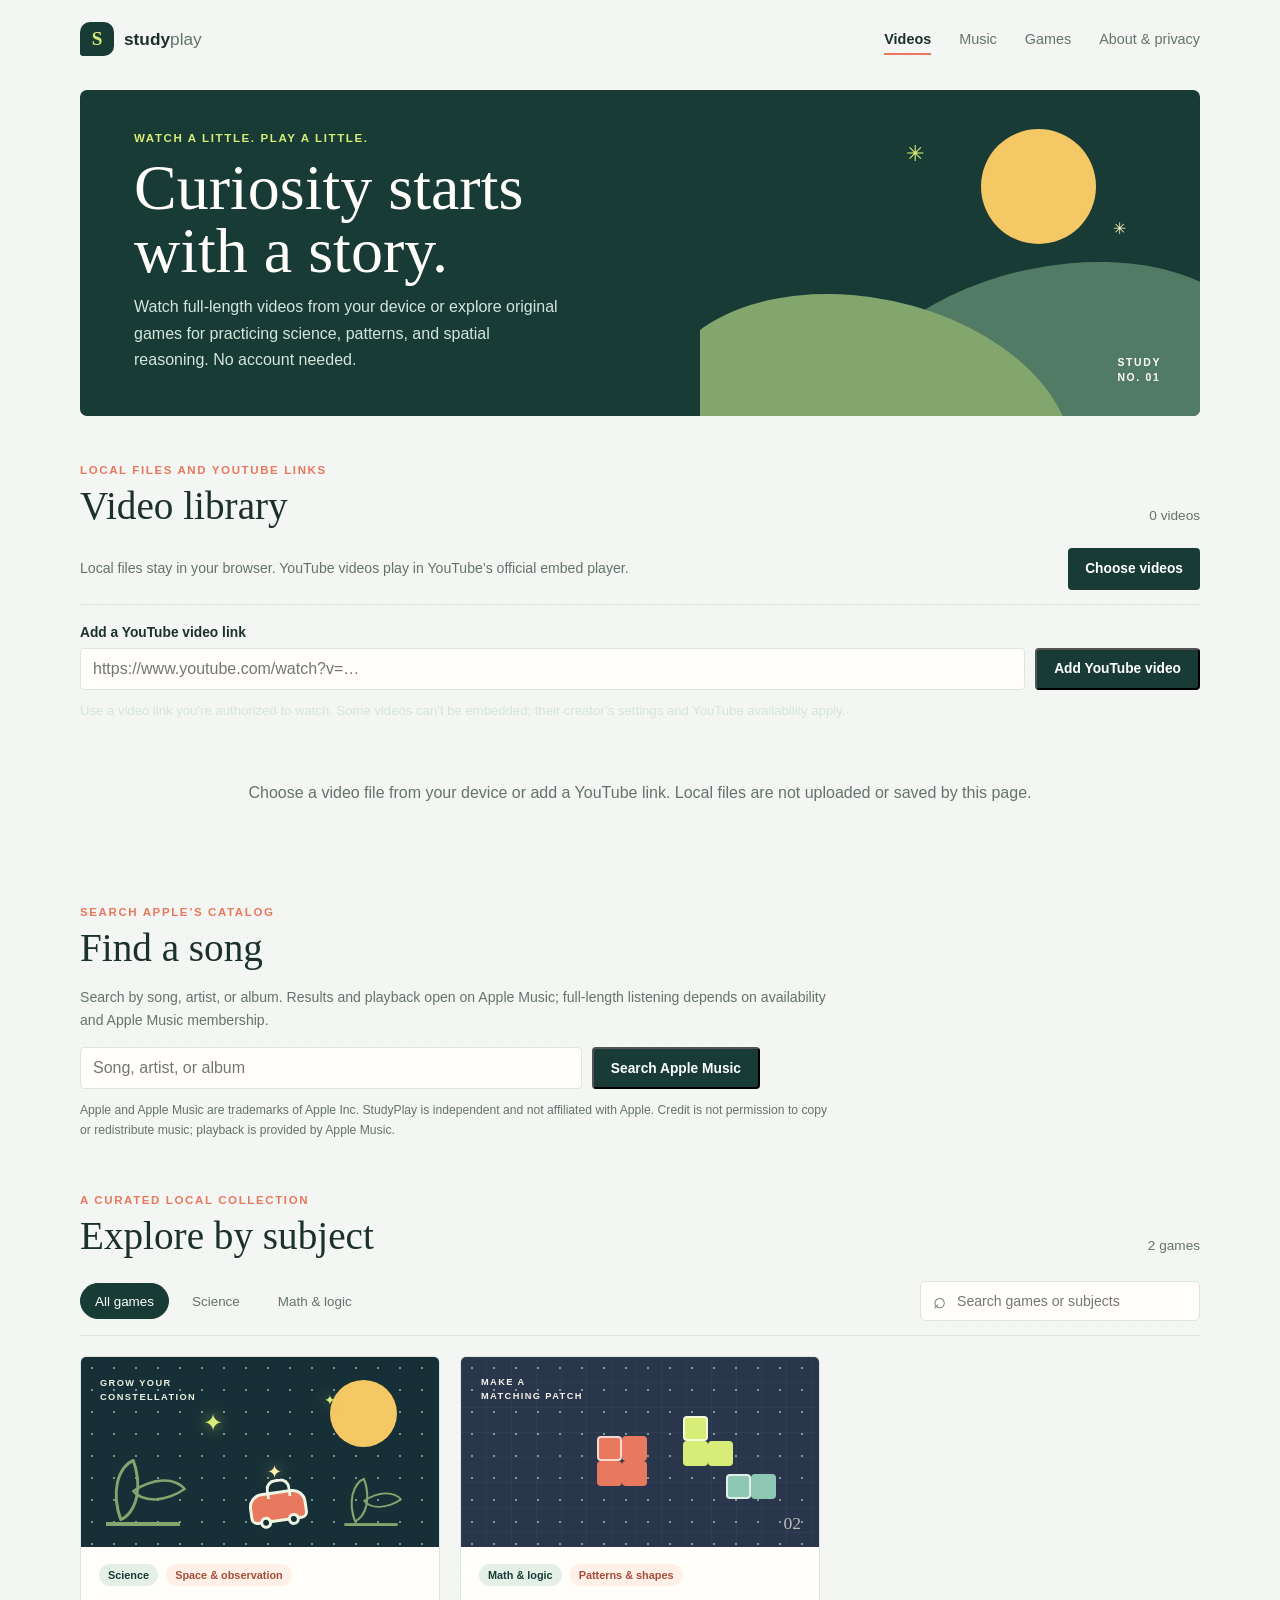
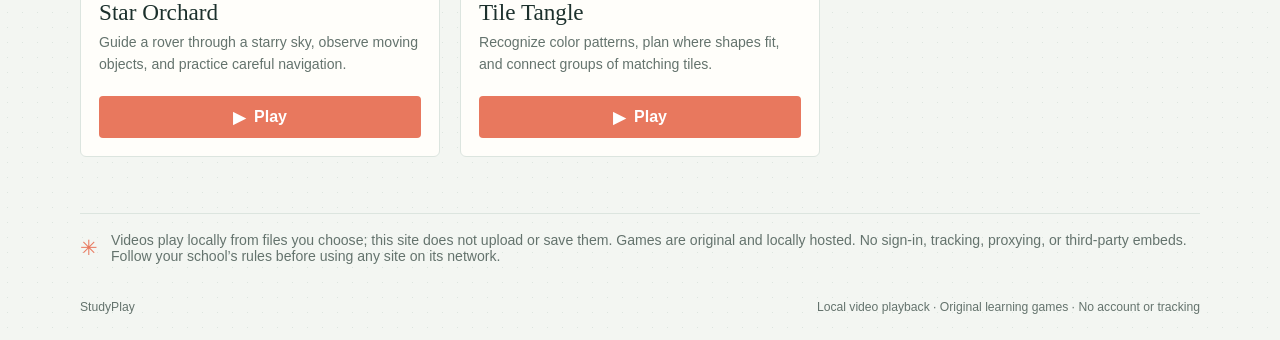
<file: index.html>
<!DOCTYPE html>
<html lang="en">
  <head>
    <meta charset="UTF-8" />
    <meta name="viewport" content="width=device-width, initial-scale=1.0" />
    <meta name="theme-color" content="#183c35" />
    <title>StudyPlay | Videos &amp; Learning Games</title>
    <meta
      name="description"
      content="Watch full-length videos from your device and play original learning games. No account needed."
    />
    <link rel="stylesheet" href="style.css" />
  </head>
  <body>
    <header class="site-header">
      <a class="wordmark" href="#home" aria-label="StudyPlay home">
        <span class="brand-symbol" aria-hidden="true">S</span>
        <span>study<span class="wordmark-light">play</span></span>
      </a>
      <nav class="site-nav" aria-label="Main navigation">
        <a class="nav-current" href="#videos">Videos</a>
        <a href="#apple-music">Music</a>
        <a href="#games">Games</a>
        <a href="#about">About &amp; privacy</a>
      </nav>
    </header>

    <main id="home">
      <section class="intro-band" aria-labelledby="page-title">
        <div class="intro-copy">
          <p class="kicker">Watch a little. Play a little.</p>
          <h1 id="page-title">Curiosity starts<br />with a story.</h1>
          <p class="intro-description">Watch full-length videos from your device or explore original games for practicing science, patterns, and spatial reasoning. No account needed.</p>
        </div>
        <div class="intro-art" aria-hidden="true">
          <span class="art-sun"></span>
          <span class="art-hill art-hill-back"></span>
          <span class="art-hill art-hill-front"></span>
          <span class="art-spark spark-one">✳</span>
          <span class="art-spark spark-two">✳</span>
          <span class="art-label">STUDY<br />NO. 01</span>
        </div>
      </section>

      <section class="library video-library" id="videos" aria-labelledby="video-library-title">
        <div class="library-heading">
          <div>
            <p class="section-label">Local files and YouTube links</p>
            <h2 id="video-library-title">Video library</h2>
          </div>
          <span class="game-count" id="videoCount">0 videos</span>
        </div>
        <div class="video-library-tools">
          <p>Local files stay in your browser. YouTube videos play in YouTube’s official embed player.</p>
          <label class="choose-videos-button" for="videoFiles">Choose videos</label>
          <input class="visually-hidden" id="videoFiles" type="file" accept="video/*" multiple />
        </div>
        <form class="youtube-form" id="youtubeForm">
          <label for="youtubeUrl">Add a YouTube video link</label>
          <div class="youtube-form-row">
            <input id="youtubeUrl" name="youtubeUrl" type="url" placeholder="https://www.youtube.com/watch?v=…" autocomplete="url" required />
            <button class="choose-videos-button" type="submit">Add YouTube video</button>
          </div>
          <p class="video-status youtube-status" id="youtubeStatus" role="status" aria-live="polite">Use a video link you’re authorized to watch. Some videos can’t be embedded; their creator’s settings and YouTube availability apply.</p>
        </form>
        <div class="video-player-panel" id="videoPlayerPanel" hidden>
          <h3 id="activeVideoTitle"></h3>
          <video id="videoPlayer" controls playsinline preload="metadata">
            Your browser does not support HTML video playback.
          </video>
          <div class="youtube-player-container" id="youtubePlayerContainer" hidden></div>
          <p class="video-status" id="videoStatus" role="status" aria-live="polite"></p>
        </div>
        <div class="video-grid" id="videoGrid" aria-live="polite"></div>
        <p class="empty-state video-empty-state" id="videoEmptyState">Choose a video file from your device or add a YouTube link. Local files are not uploaded or saved by this page.</p>
      </section>

      <section class="library apple-music-library" id="apple-music" aria-labelledby="apple-music-title">
        <div class="library-heading">
          <div>
            <p class="section-label">Search Apple’s catalog</p>
            <h2 id="apple-music-title">Find a song</h2>
          </div>
        </div>
        <p class="apple-music-description">Search by song, artist, or album. Results and playback open on Apple Music; full-length listening depends on availability and Apple Music membership.</p>
        <form class="apple-music-search" action="https://music.apple.com/search" method="get" target="_blank" rel="noopener noreferrer">
          <label class="visually-hidden" for="appleMusicQuery">Search Apple Music by song, artist, or album</label>
          <input id="appleMusicQuery" name="term" type="search" maxlength="200" placeholder="Song, artist, or album" required />
          <button class="choose-videos-button" type="submit">Search Apple Music</button>
        </form>
        <p class="apple-music-credit">Apple and Apple Music are trademarks of Apple Inc. StudyPlay is independent and not affiliated with Apple. Credit is not permission to copy or redistribute music; playback is provided by Apple Music.</p>
      </section>

      <section class="library" id="games" aria-labelledby="library-title">
        <div class="library-heading">
          <div>
            <p class="section-label">A curated local collection</p>
            <h2 id="library-title">Explore by subject</h2>
          </div>
          <span class="game-count" id="gameCount">1 game</span>
        </div>

        <div class="library-tools">
          <div class="category-filters" role="group" aria-label="Filter games by subject">
            <button class="filter-button selected" data-category="all" type="button" aria-pressed="true">All games</button>
            <button class="filter-button" data-category="science" type="button" aria-pressed="false">Science</button>
            <button class="filter-button" data-category="math" type="button" aria-pressed="false">Math &amp; logic</button>
          </div>
          <label class="search-box">
            <span class="search-icon" aria-hidden="true">⌕</span>
            <span class="visually-hidden">Search approved games</span>
            <input id="gameSearch" type="search" placeholder="Search games or subjects" autocomplete="off" />
          </label>
        </div>

        <div class="game-grid" id="gameGrid">
          <article class="game-card" data-category="science" data-title="star orchard science space observation">
            <div class="game-art" aria-label="Illustrated thumbnail of a rover in a starlit garden" role="img">
              <span class="art-moon"></span>
              <span class="art-plant plant-left"></span>
              <span class="art-plant plant-right"></span>
              <span class="art-seed seed-a">✦</span>
              <span class="art-seed seed-b">✦</span>
              <span class="art-seed seed-c">✦</span>
              <span class="art-rover"><i></i><b></b></span>
              <span class="art-caption">GROW YOUR<br />CONSTELLATION</span>
            </div>
            <div class="game-card-content">
              <div class="game-card-meta">
                <span class="category-tag">Science</span>
                <span class="original-tag">Space &amp; observation</span>
              </div>
              <h3>Star Orchard</h3>
              <p>Guide a rover through a starry sky, observe moving objects, and practice careful navigation.</p>
              <button class="play-button" type="button" data-play-game="star-orchard"><span aria-hidden="true">▶</span> Play</button>
            </div>
          </article>
          <article class="game-card" data-category="math" data-title="tile tangle math patterns spatial reasoning">
            <div class="game-art tile-art" role="img" aria-label="Original colorful tile puzzle illustration">
              <span class="tile-art-caption">MAKE A<br />MATCHING PATCH</span>
              <span class="tile-piece tile-piece-one"></span>
              <span class="tile-piece tile-piece-two"></span>
              <span class="tile-piece tile-piece-three"></span>
              <span class="tile-art-stamp">02</span>
            </div>
            <div class="game-card-content">
              <div class="game-card-meta">
                <span class="category-tag">Math &amp; logic</span>
                <span class="original-tag">Patterns &amp; shapes</span>
              </div>
              <h3>Tile Tangle</h3>
              <p>Recognize color patterns, plan where shapes fit, and connect groups of matching tiles.</p>
              <a class="play-button" href="tile-tangle.html"><span aria-hidden="true">▶</span> Play</a>
            </div>
          </article>
          <p class="empty-state" id="emptyState" hidden>No approved games match your search.</p>
        </div>
      </section>

      <section class="about-strip" id="about">
        <span class="about-mark" aria-hidden="true">✳</span>
        <p>Videos play locally from files you choose; this site does not upload or save them. Games are original and locally hosted. No sign-in, tracking, proxying, or third-party embeds. Follow your school’s rules before using any site on its network.</p>
      </section>
    </main>

    <footer class="site-footer">
      <span>StudyPlay</span>
      <span>Local video playback · Original learning games · No account or tracking</span>
    </footer>

    <dialog class="game-dialog" id="gameDialog" aria-labelledby="dialogTitle">
      <div class="dialog-shell">
        <header class="dialog-header">
          <div>
            <p class="dialog-kicker">StudyPlay original · Science</p>
            <h2 id="dialogTitle">Star Orchard</h2>
          </div>
          <div class="dialog-actions">
            <button class="icon-button" id="fullscreenButton" type="button" aria-label="Enter fullscreen" title="Fullscreen">⛶</button>
            <button class="icon-button close-button" id="closeGameButton" type="button" aria-label="Close game" title="Close">×</button>
          </div>
        </header>
        <div class="game-viewport" id="gameViewport">
          <canvas id="gameCanvas" width="960" height="540" aria-label="Star Orchard game. Use arrow keys or WASD to move." tabindex="0"></canvas>
          <div class="loading-message" id="loadingMessage" role="status" aria-live="polite">Preparing your game…</div>
        </div>
        <div class="dialog-bottom">
          <p class="game-instructions">Move with <kbd>WASD</kbd> or <kbd>↑</kbd> <kbd>←</kbd> <kbd>↓</kbd> <kbd>→</kbd>. Collect 10 stars and avoid comets.</p>
          <button class="restart-button" id="restartButton" type="button">Restart</button>
        </div>
        <div class="touch-controls" aria-label="Touch movement controls">
          <button type="button" data-direction="up" aria-label="Move up">↑</button>
          <div>
            <button type="button" data-direction="left" aria-label="Move left">←</button>
            <button type="button" data-direction="down" aria-label="Move down">↓</button>
            <button type="button" data-direction="right" aria-label="Move right">→</button>
          </div>
        </div>
      </div>
    </dialog>

    <script src="video-library.js"></script>
    <script src="script.js"></script>
  </body>
</html>
</file>
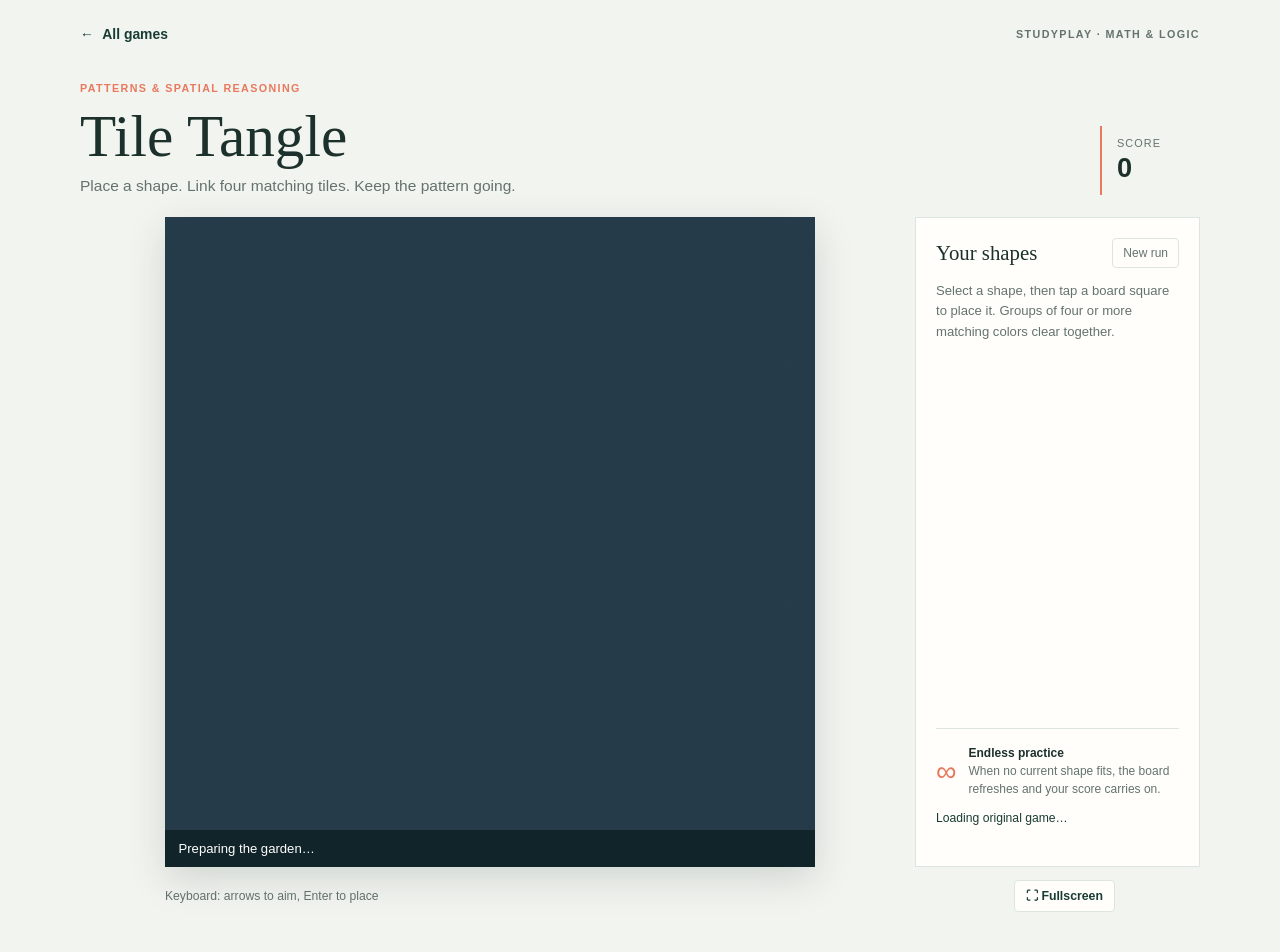
<file: tile-tangle.html>
<!doctype html>
<html lang="en">
  <head>
    <meta charset="UTF-8" />
    <meta name="viewport" content="width=device-width, initial-scale=1.0" />
    <meta name="theme-color" content="#25394a" />
    <meta name="description" content="Practice patterns and spatial reasoning with the StudyPlay Tile Tangle puzzle." />
    <title>Tile Tangle | StudyPlay</title>
    <link rel="stylesheet" href="tile-tangle.css" />
  </head>
  <body>
    <header class="topbar">
      <a class="back-link" href="index.html#games"><span aria-hidden="true">←</span> All games</a>
      <span class="edition-label">STUDYPLAY · MATH &amp; LOGIC</span>
    </header>

    <main class="game-page" id="gamePage">
      <section class="game-heading">
        <div>
          <p class="eyebrow">Patterns &amp; spatial reasoning</p>
          <h1>Tile Tangle</h1>
          <p class="lede">Place a shape. Link four matching tiles. Keep the pattern going.</p>
        </div>
        <div class="score-block" aria-live="polite">
          <span>Score</span>
          <strong id="scoreValue">0</strong>
        </div>
      </section>

      <section class="play-layout" aria-label="Tile Tangle game">
        <div class="board-frame" id="boardFrame">
          <canvas id="board" width="576" height="576" tabindex="0" aria-label="Puzzle board. Choose a shape below and select a board square to place it. Use arrow keys to move the placement cursor and Enter to place."></canvas>
          <div class="loading-message" id="loadingMessage" role="status" aria-live="polite">Preparing the garden…</div>
        </div>

        <aside class="side-panel">
          <div class="panel-topline">
            <h2>Your shapes</h2>
            <button class="quiet-button" id="resetButton" type="button">New run</button>
          </div>
          <p class="instruction">Select a shape, then tap a board square to place it. Groups of four or more matching colors clear together.</p>
          <div class="piece-tray" id="pieceTray" role="group" aria-label="Choose a shape"></div>
          <div class="rule-note">
            <span class="rule-icon" aria-hidden="true">∞</span>
            <p><strong>Endless practice</strong><br />When no current shape fits, the board refreshes and your score carries on.</p>
          </div>
          <p class="status-line" id="statusLine" role="status" aria-live="polite">Loading original game…</p>
        </aside>
      </section>

      <div class="bottom-actions">
        <span>Keyboard: arrows to aim, Enter to place</span>
        <button class="fullscreen-button" id="fullscreenButton" type="button" aria-label="Enter fullscreen">⛶ Fullscreen</button>
      </div>
    </main>

    <script src="tile-tangle.js"></script>
  </body>
</html>
</file>
<file: style.css>
:root {
  --page-bg: #eef3fb;
  --panel-bg: #ffffff;
  --panel-muted: #f4f7fc;
  --ink: #1f2d3d;
  --muted: #5c6d7f;
  --line: #dfe9f5;
  --blue: #2a65ff;
  --blue-dark: #1737b4;
  --blue-soft: #dfe9ff;
  --gold: #ffd166;
  --orange: #ff8c42;
  --red: #ff5d73;
  --mint: #8ef0c9;
  --text-light: #edf6ff;
  --bg-1: #0f1226;
  --bg-2: #171d38;
  --panel: rgba(17, 22, 42, 0.75);
  --panel-border: rgba(173, 216, 255, 0.3);
}

* {
  box-sizing: border-box;
}

html, body {
  margin: 0;
  min-height: 100%;
  font-family: 'Segoe UI', Arial, sans-serif;
  background: var(--page-bg);
  color: var(--ink);
}

body {
  min-height: 100vh;
}

button,
input {
  font: inherit;
}

.portal-page {
  min-height: 100vh;
  display: flex;
  flex-direction: column;
  background:
    linear-gradient(180deg, rgba(42, 101, 255, 0.06), rgba(255, 255, 255, 0.96)),
    #f7faff;
}

.portal-topbar {
  width: min(1180px, calc(100% - 40px));
  margin: 0 auto;
  display: flex;
  justify-content: space-between;
  align-items: center;
  padding: 22px 0 10px;
}

.clever-brand {
  display: flex;
  align-items: center;
  gap: 12px;
  color: var(--blue-dark);
  font-weight: 800;
}

.clever-mark {
  width: 34px;
  height: 34px;
  border-radius: 10px;
  display: grid;
  place-items: center;
  background: linear-gradient(135deg, var(--blue), #5c88ff);
  color: white;
  font-size: 1.25rem;
  box-shadow: 0 10px 24px rgba(42, 101, 255, 0.25);
}

.clever-word {
  font-size: clamp(1.2rem, 1.6vw, 1.7rem);
  letter-spacing: -0.04em;
}

.portal-nav {
  display: flex;
  align-items: center;
  gap: 10px;
}

.portal-nav button,
.tiny-link {
  background: transparent;
  border: none;
  color: var(--muted);
  font-weight: 600;
  cursor: pointer;
  padding: 8px 10px;
  border-radius: 10px;
}

.portal-nav button:hover,
.tiny-link:hover {
  background: rgba(42, 101, 255, 0.06);
  color: var(--blue-dark);
}

.portal-shell {
  width: min(1180px, calc(100% - 40px));
  margin: auto;
  display: grid;
  grid-template-columns: 1.15fr 0.85fr;
  align-items: center;
  gap: 40px;
  padding: 28px 0 52px;
}

.portal-hero {
  padding: 12px 10px 12px 6px;
}

.hero-badge {
  display: inline-flex;
  align-items: center;
  padding: 8px 12px;
  border-radius: 999px;
  background: var(--blue-soft);
  color: var(--blue-dark);
  font-size: 0.77rem;
  font-weight: 700;
  letter-spacing: 0.08em;
  text-transform: uppercase;
}

.portal-hero h1 {
  margin: 18px 0 0;
  color: var(--ink);
  font-size: clamp(2.8rem, 5vw, 5.2rem);
  line-height: 0.98;
  letter-spacing: -0.07em;
}

.hero-copy {
  max-width: 620px;
  margin: 18px 0 28px;
  color: var(--muted);
  font-size: 1.1rem;
  line-height: 1.7;
}

.hero-stats {
  display: flex;
  gap: 18px;
  flex-wrap: wrap;
}

.hero-stats div {
  min-width: 130px;
  padding: 16px 18px;
  background: rgba(42, 101, 255, 0.04);
  border: 1px solid var(--line);
  border-radius: 16px;
}

.hero-stats strong {
  display: block;
  color: var(--blue-dark);
  font-size: 1.8rem;
  line-height: 1.1;
  margin-bottom: 4px;
}

.hero-stats span {
  color: var(--muted);
  font-size: 0.8rem;
}

.feature-row {
  display: flex;
  flex-wrap: wrap;
  gap: 16px;
  margin-top: 28px;
}

.feature-item {
  display: inline-flex;
  align-items: center;
  gap: 10px;
  background: white;
  border: 1px solid var(--line);
  padding: 10px 14px;
  border-radius: 999px;
  color: var(--ink);
  font-weight: 600;
}

.feature-icon {
  width: 22px;
  height: 22px;
  display: grid;
  place-items: center;
  border-radius: 50%;
  background: #eaf1ff;
  color: var(--blue);
  font-size: 0.8rem;
}

.login-card {
  background: rgba(255, 255, 255, 0.96);
  border: 1px solid var(--line);
  border-radius: 24px;
  padding: 26px 24px;
  box-shadow: 0 30px 54px rgba(28, 45, 77, 0.09);
}

.card-header {
  display: flex;
  align-items: center;
  justify-content: space-between;
  gap: 12px;
  margin-bottom: 18px;
}

.offline-tag {
  display: inline-flex;
  align-items: center;
  border-radius: 999px;
  background: var(--blue-soft);
  color: var(--blue-dark);
  padding: 8px 12px;
  font-weight: 700;
  font-size: 0.77rem;
}

.small-link {
  color: var(--blue);
  font-weight: 700;
  font-size: 0.8rem;
}

.login-title {
  margin: 0 0 18px;
  font-size: 2rem;
  font-weight: 800;
  letter-spacing: -0.05em;
  color: var(--ink);
}

.field {
  display: block;
  margin-bottom: 18px;
}

.field span {
  display: block;
  margin-bottom: 8px;
  color: var(--muted);
  font-size: 0.92rem;
  font-weight: 600;
}

.field input {
  width: 100%;
  border: 1px solid var(--line);
  border-radius: 12px;
  background: var(--panel-muted);
  color: var(--ink);
  font-size: 1rem;
  padding: 14px 16px;
}

.primary-btn,
.secondary-btn {
  width: 100%;
  border: none;
  border-radius: 12px;
  padding: 15px 18px;
  font-weight: 700;
  cursor: pointer;
  transition: transform 0.15s ease;
}

.primary-btn {
  background: linear-gradient(135deg, var(--blue), #4b7efb);
  color: white;
  box-shadow: 0 16px 28px rgba(42, 101, 255, 0.24);
}

.secondary-btn {
  margin-top: 10px;
  background: #edf4ff;
  color: var(--blue-dark);
}

.divider {
  display: flex;
  align-items: center;
  color: var(--muted);
  margin: 18px 0 8px;
  font-size: 0.78rem;
  text-transform: uppercase;
  letter-spacing: 0.12em;
}

.divider::before,
.divider::after {
  content: "";
  flex: 1;
  border-bottom: 1px solid var(--line);
}

.divider span {
  padding: 0 12px;
}

.primary-btn:hover,
.secondary-btn:hover,
button:hover {
  transform: translateY(-1px);
}

.card-footer {
  margin: 18px 0 0;
  text-align: center;
  color: var(--muted);
  font-size: 0.82rem;
}

.game-screen {
  min-height: 100vh;
  display: block;
  background:
    radial-gradient(circle at top, rgba(142, 240, 201, 0.18), transparent 20%),
    linear-gradient(160deg, var(--bg-1), var(--bg-2));
  padding: 32px 20px;
}

.game-screen.hidden {
  display: none;
}

.page-shell {
  width: min(100%, 980px);
  margin: 0 auto;
}

.topbar {
  display: flex;
  align-items: center;
  justify-content: space-between;
  gap: 16px;
  margin-bottom: 26px;
}

.topbar-actions {
  display: flex;
  align-items: center;
  gap: 12px;
  flex-wrap: wrap;
}

.brand {
  display: flex;
  align-items: center;
  gap: 14px;
}

.brand-badge {
  display: grid;
  place-items: center;
  width: 54px;
  height: 54px;
  border-radius: 16px;
  background: linear-gradient(135deg, var(--gold), var(--orange));
  box-shadow: 0 10px 26px rgba(255, 161, 82, 0.35);
  font-size: 1.8rem;
}

.topbar .eyebrow {
  color: var(--mint);
  font-size: 0.72rem;
  margin-bottom: 4px;
}

.topbar h1 {
  margin: 0;
  color: var(--text-light);
  font-size: clamp(2rem, 4vw, 3rem);
  letter-spacing: 0.04em;
}

.status-pill {
  background: rgba(142, 240, 201, 0.12);
  border: 1px solid rgba(142, 240, 201, 0.4);
  color: var(--mint);
  padding: 10px 16px;
  border-radius: 999px;
  font-size: 0.8rem;
  letter-spacing: 0.05em;
  text-transform: uppercase;
}

.portal-toggle {
  border: 1px solid rgba(255, 255, 255, 0.15);
  background: rgba(255, 255, 255, 0.06);
  color: var(--text-light);
  border-radius: 999px;
  padding: 10px 16px;
  font-weight: 700;
  cursor: pointer;
}

.game-switcher {
  display: flex;
  gap: 12px;
  margin-bottom: 18px;
  flex-wrap: wrap;
}

.game-tab {
  border: 1px solid rgba(255,255,255,0.18);
  background: rgba(255,255,255,0.04);
  color: var(--text-light);
  border-radius: 999px;
  padding: 10px 18px;
  font-weight: 700;
  cursor: pointer;
}

.game-tab.active {
  background: linear-gradient(135deg, var(--gold), var(--orange));
  color: #1c1b1d;
  border-color: transparent;
}

.game-panel {
  background: var(--panel);
  backdrop-filter: blur(10px);
  border: 1px solid var(--panel-border);
  border-radius: 24px;
  padding: 18px;
  box-shadow: 0 24px 60px rgba(0, 0, 0, 0.28);
}

.game-panel.hidden,
.roblox-panel.hidden {
  display: none;
}

.hud {
  display: grid;
  grid-template-columns: repeat(3, minmax(90px, 1fr));
  gap: 12px;
  margin-bottom: 16px;
}

.hud-item {
  background: rgba(255, 255, 255, 0.04);
  border: 1px solid rgba(255, 255, 255, 0.08);
  border-radius: 12px;
  padding: 10px 14px;
  display: flex;
  justify-content: space-between;
  align-items: center;
}

.label {
  color: var(--muted);
  font-size: 0.8rem;
  text-transform: uppercase;
  letter-spacing: 0.08em;
}

.hud-item strong {
  font-size: 1.5rem;
  color: var(--gold);
}

#gameCanvas,
#robloxCanvas {
  width: 100%;
  max-width: 900px;
  height: auto;
  display: block;
  background: linear-gradient(180deg, #1d274b 0%, #10183a 100%);
  border-radius: 18px;
  border: 1px solid rgba(255, 255, 255, 0.08);
}

.controls {
  display: flex;
  justify-content: space-between;
  align-items: center;
  gap: 16px;
  margin-top: 18px;
  flex-wrap: wrap;
}

#startBtn,
#robloxStartBtn {
  border: none;
  border-radius: 12px;
  padding: 14px 24px;
  font-size: 1rem;
  font-weight: 700;
  background: linear-gradient(135deg, var(--gold), var(--orange));
  color: #1c1b1d;
  cursor: pointer;
  box-shadow: 0 14px 32px rgba(255, 152, 77, 0.35);
}

.keys {
  display: flex;
  align-items: center;
  gap: 18px;
  flex-wrap: wrap;
  color: #b7c8db;
  font-size: 0.9rem;
}

@media (max-width: 860px) {
  .portal-shell {
    grid-template-columns: 1fr;
    padding-top: 12px;
  }

  .portal-hero {
    padding: 8px 0 0;
  }
}

@media (max-width: 620px) {
  .portal-topbar,
  .topbar {
    align-items: flex-start;
    flex-direction: column;
  }

  .hud {
    grid-template-columns: 1fr;
  }

  .controls {
    align-items: flex-start;
    flex-direction: column;
  }
}

/* StudyPlay catalog and responsive game window. */
:root {
  color-scheme: light;
  --paper: #f3f6f2;
  --white: #fffefa;
  --ink: #1c302c;
  --muted: #64736d;
  --line: #dce5df;
  --forest: #183c35;
  --forest-light: #26574b;
  --lime: #d7ed77;
  --coral: #e8785e;
  --gold: #f4c864;
}

html { min-width: 320px; scroll-behavior: smooth; }
body {
  background-color: var(--paper);
  background-image: radial-gradient(#dce5df 0.65px, transparent 0.65px);
  background-size: 15px 15px;
  color: var(--ink);
  font-family: "Trebuchet MS", "Segoe UI", sans-serif;
}
a { color: inherit; text-decoration: none; }

.site-header, .library, .about-strip, .site-footer {
  width: min(1120px, calc(100% - 48px));
  margin-right: auto;
  margin-left: auto;
}
.site-header { height: 78px; display: flex; align-items: center; justify-content: space-between; }
.wordmark { display: inline-flex; align-items: center; gap: 10px; font-size: 1.08rem; font-weight: 800; }
.brand-symbol { display: grid; width: 34px; aspect-ratio: 1; place-items: center; border-radius: 10px 10px 10px 3px; background: var(--forest); color: var(--lime); font-family: Georgia, serif; font-size: 1.2rem; }
.wordmark-light { color: var(--muted); font-weight: 500; }
.site-nav { display: flex; align-items: center; gap: 28px; color: var(--muted); font-size: 0.9rem; }
.site-nav a { padding: 8px 0; }
.site-nav .nav-current { color: var(--ink); font-weight: 800; box-shadow: inset 0 -2px var(--coral); }
.intro-band { width: min(1120px, calc(100% - 48px)); min-height: 315px; margin: 12px auto 0; padding: 42px 54px; position: relative; overflow: hidden; display: flex; align-items: center; border-radius: 7px; background-color: var(--forest); background-image: radial-gradient(rgba(228, 244, 202, 0.08) 0.7px, transparent 0.7px); background-size: 14px 14px; color: #fffefa; }
.intro-copy { position: relative; z-index: 2; max-width: 570px; }
.kicker, .section-label, .dialog-kicker { margin: 0; color: var(--lime); font-size: 0.72rem; font-weight: 800; letter-spacing: 0.14em; text-transform: uppercase; }
.intro-copy h1 { margin: 13px 0 12px; font-family: Georgia, "Times New Roman", serif; font-size: clamp(2.4rem, 5vw, 4.15rem); font-weight: 500; line-height: 0.98; }
.intro-description { max-width: 430px; margin: 0; color: #d4e5dc; font-size: 1rem; line-height: 1.65; }
.intro-art { position: absolute; inset: 0 0 0 auto; width: min(48%, 500px); overflow: hidden; }
.art-sun { position: absolute; top: 39px; right: 104px; width: 115px; aspect-ratio: 1; border-radius: 50%; background: var(--gold); }
.art-hill { position: absolute; bottom: -96px; border-radius: 50% 50% 0 0; transform: rotate(-12deg); }
.art-hill-back { right: -63px; width: 420px; height: 245px; background: #527b65; }
.art-hill-front { right: 125px; bottom: -152px; width: 420px; height: 270px; background: #83a66e; transform: rotate(12deg); }
.art-spark { position: absolute; z-index: 2; color: var(--lime); }
.spark-one { top: 51px; right: 276px; font-size: 1.35rem; }
.spark-two { top: 129px; right: 74px; color: #fff4c2; font-size: 1rem; }
.art-label { position: absolute; right: 39px; bottom: 30px; z-index: 2; color: #fffefa; font-size: 0.65rem; font-weight: 800; letter-spacing: 0.16em; line-height: 1.4; }
.library { margin-top: 54px; }
.library-heading { display: flex; align-items: end; justify-content: space-between; gap: 20px; }
.section-label { color: var(--coral); }
.library-heading h2 { margin: 7px 0 0; font-family: Georgia, "Times New Roman", serif; font-size: 2.45rem; font-weight: 500; }
.game-count { padding-bottom: 5px; color: var(--muted); font-size: 0.85rem; }
.library-tools { display: flex; align-items: center; justify-content: space-between; gap: 18px; margin: 23px 0 20px; padding-bottom: 14px; border-bottom: 1px solid var(--line); }
.category-filters { display: flex; flex-wrap: wrap; gap: 8px; }
.filter-button { min-height: 36px; padding: 0 14px; border: 1px solid transparent; border-radius: 999px; background: transparent; color: var(--muted); cursor: pointer; font-size: 0.84rem; }
.filter-button:hover { border-color: var(--line); color: var(--ink); }
.filter-button.selected { border-color: var(--forest); background: var(--forest); color: white; }
.search-box { width: min(280px, 100%); min-height: 40px; display: flex; align-items: center; gap: 9px; padding: 0 12px; border: 1px solid var(--line); border-radius: 5px; background: var(--white); }
.search-icon { color: var(--muted); font-size: 1.35rem; line-height: 1; }
.search-box input { width: 100%; min-width: 0; border: 0; outline: 0; background: transparent; color: var(--ink); font-size: 0.88rem; }
.search-box:focus-within { outline: 2px solid var(--forest-light); outline-offset: 2px; }
.game-grid { display: grid; grid-template-columns: repeat(auto-fill, minmax(min(100%, 290px), 1fr)); gap: 20px; align-items: start; }
.game-card { overflow: hidden; border: 1px solid var(--line); border-radius: 6px; background: var(--white); transition: transform 160ms ease, box-shadow 160ms ease; }
.game-card:hover { transform: translateY(-3px); box-shadow: 0 12px 25px rgba(28, 48, 44, 0.09); }
.game-art { position: relative; height: 190px; overflow: hidden; background: #172f36; isolation: isolate; }
.game-art::before { position: absolute; inset: 0; z-index: -1; background: radial-gradient(#d6e5d0 0.8px, transparent 0.8px); background-size: 22px 22px; content: ""; opacity: 0.55; }
.art-moon { position: absolute; top: 23px; right: 42px; width: 67px; aspect-ratio: 1; border-radius: 50%; background: var(--gold); }
.art-plant { position: absolute; z-index: 1; bottom: 21px; width: 74px; height: 99px; border-bottom: 4px solid #83a66e; }
.art-plant::before, .art-plant::after { position: absolute; bottom: 5px; width: 30px; height: 48px; border: 3px solid #83a66e; border-radius: 100% 0 100% 0; content: ""; }
.art-plant::before { left: 3px; transform: rotate(-21deg); }
.art-plant::after { right: 3px; transform: rotate(55deg) scale(0.85); }
.plant-left { left: 25px; }
.plant-right { right: 31px; transform: scale(0.72); transform-origin: bottom; }
.art-seed { position: absolute; z-index: 2; color: var(--lime); font-size: 1.5rem; text-shadow: 0 0 14px rgba(215, 237, 119, 0.65); }
.seed-a { top: 52px; left: 34%; }
.seed-b { top: 105px; left: 52%; color: #fff0ae; font-size: 1.1rem; }
.seed-c { top: 35px; left: 68%; font-size: 0.9rem; }
.art-rover { position: absolute; z-index: 3; left: 47%; bottom: 25px; width: 58px; height: 31px; border: 3px solid #eff6e4; border-radius: 14px 14px 7px 7px; background: var(--coral); transform: rotate(-8deg); }
.art-rover::before { position: absolute; top: -15px; left: 16px; width: 19px; height: 16px; border: 3px solid #eff6e4; border-bottom: 0; border-radius: 10px 10px 0 0; content: ""; }
.art-rover i, .art-rover b { position: absolute; bottom: -8px; width: 12px; height: 12px; border: 3px solid #eff6e4; border-radius: 50%; background: #172f36; }
.art-rover i { left: 6px; }
.art-rover b { right: 6px; }
.art-caption { position: absolute; top: 20px; left: 19px; color: #e9f1df; font-size: 0.58rem; font-weight: 800; letter-spacing: 0.15em; line-height: 1.5; }
.tile-art { background-color: #29364b; background-image: linear-gradient(rgba(255,255,255,0.04) 1px, transparent 1px), linear-gradient(90deg, rgba(255,255,255,0.04) 1px, transparent 1px); background-size: 25px 25px; }
.tile-art-caption { position: absolute; top: 19px; left: 20px; color: #f5f2e8; font-size: 0.58rem; font-weight: 800; letter-spacing: 0.15em; line-height: 1.5; }
.tile-art-stamp { position: absolute; right: 18px; bottom: 13px; color: rgba(245,242,232,0.72); font-family: Georgia, serif; font-size: 1.1rem; }
.tile-piece { position: absolute; width: 25px; height: 25px; border: 2px solid rgba(255,255,255,0.72); border-radius: 4px; box-shadow: inset 0 -3px rgba(0,0,0,0.13); }
.tile-piece-one { top: 79px; left: 38%; background: #e8785e; box-shadow: 25px 0 #e8785e, 0 25px #e8785e, 25px 25px #e8785e; }
.tile-piece-two { top: 59px; left: 62%; background: #d7ed77; box-shadow: 0 25px #d7ed77, 25px 25px #d7ed77; }
.tile-piece-three { top: 117px; left: 74%; background: #8ec7b3; box-shadow: 25px 0 #8ec7b3; }
.game-card-content { padding: 17px 18px 18px; }
.game-card-meta { display: flex; align-items: center; gap: 8px; }
.category-tag, .original-tag { border-radius: 999px; padding: 5px 9px; font-size: 0.68rem; font-weight: 800; }
.category-tag { background: #e4efe8; color: var(--forest); }
.original-tag { background: #fff0e8; color: #a44e39; }
.game-card h3 { margin: 13px 0 6px; font-family: Georgia, "Times New Roman", serif; font-size: 1.45rem; font-weight: 500; }
.game-card p { min-height: 48px; margin: 0 0 16px; color: var(--muted); font-size: 0.88rem; line-height: 1.55; }
.play-button { width: 100%; min-height: 42px; display: inline-flex; align-items: center; justify-content: center; gap: 9px; border: 0; border-radius: 4px; background: var(--coral); color: white; cursor: pointer; font-weight: 800; }
.play-button { text-decoration: none; }
.play-button:hover { background: #ca6049; }
.empty-state { grid-column: 1 / -1; padding: 42px 10px; color: var(--muted); text-align: center; }
.about-strip { margin-top: 56px; padding: 18px 0; display: flex; align-items: center; gap: 13px; border-top: 1px solid var(--line); color: var(--muted); font-size: 0.88rem; }
.about-strip p { margin: 0; }
.about-mark { color: var(--coral); font-size: 1.3rem; }
.site-footer { margin-top: 0; padding: 18px 0 26px; display: flex; justify-content: space-between; gap: 15px; color: var(--muted); font-size: 0.76rem; }
.visually-hidden { position: absolute; width: 1px; height: 1px; padding: 0; margin: -1px; overflow: hidden; clip: rect(0, 0, 0, 0); white-space: nowrap; border: 0; }
.game-dialog { width: min(1050px, calc(100% - 28px)); max-width: none; max-height: min(94vh, 900px); padding: 0; overflow: auto; border: 1px solid #d5e0d9; border-radius: 8px; background: var(--paper); color: var(--ink); box-shadow: 0 24px 80px rgba(5, 23, 18, 0.35); }
.game-dialog::backdrop { background: rgba(9, 25, 22, 0.78); backdrop-filter: blur(4px); }
.dialog-shell { padding: 19px; }
.dialog-header { display: flex; align-items: center; justify-content: space-between; gap: 12px; padding: 0 0 15px; }
.dialog-kicker { color: var(--coral); font-size: 0.65rem; }
.dialog-header h2 { margin: 4px 0 0; font-family: Georgia, "Times New Roman", serif; font-size: 1.55rem; font-weight: 500; }
.dialog-actions { display: flex; gap: 8px; }
.icon-button { width: 40px; aspect-ratio: 1; border: 1px solid var(--line); border-radius: 5px; background: var(--white); cursor: pointer; font-size: 1.2rem; }
.icon-button:hover { border-color: var(--forest); background: #e8eee8; }
.close-button { font-size: 1.55rem; line-height: 1; }
.game-viewport { position: relative; overflow: hidden; width: 100%; aspect-ratio: 16 / 9; background: #142a32; }
.game-viewport:fullscreen { display: grid; place-items: center; background: #142a32; }
.game-viewport:fullscreen canvas { width: 100%; height: 100%; object-fit: contain; }
#gameCanvas { display: block; width: 100%; height: 100%; object-fit: contain; outline: 0; }
.loading-message { position: absolute; inset: auto 0 0; padding: 12px 16px; background: rgba(13, 30, 34, 0.88); color: white; font-size: 0.86rem; }
.loading-message:empty { display: none; }
.dialog-bottom { display: flex; align-items: center; justify-content: space-between; gap: 14px; padding-top: 14px; }
.game-instructions { margin: 0; color: var(--muted); font-size: 0.82rem; line-height: 1.5; }
kbd { padding: 2px 5px; border: 1px solid #cbd7d0; border-radius: 3px; background: var(--white); color: var(--ink); font-family: inherit; font-size: 0.76rem; }
.restart-button { flex: 0 0 auto; min-height: 38px; padding: 0 14px; border: 1px solid var(--forest); border-radius: 4px; background: var(--forest); color: white; cursor: pointer; font-size: 0.83rem; font-weight: 700; }
.touch-controls { display: none; }
.game-card[hidden] { display: none; }
button:focus-visible, a:focus-visible { outline: 3px solid var(--gold); outline-offset: 3px; }

.video-library { margin-top: 48px; }
.video-library-tools { display: flex; align-items: center; justify-content: space-between; gap: 18px; margin: 20px 0; padding-bottom: 14px; border-bottom: 1px solid var(--line); }
.video-library-tools p { margin: 0; color: var(--muted); font-size: 0.88rem; line-height: 1.5; }
.choose-videos-button { flex: 0 0 auto; display: inline-flex; min-height: 42px; align-items: center; justify-content: center; padding: 0 17px; border-radius: 4px; background: var(--forest); color: white; cursor: pointer; font-size: 0.86rem; font-weight: 800; }
.choose-videos-button:hover { background: var(--forest-light); }
.youtube-form { margin: 0 0 22px; }
.youtube-form > label { display: block; margin-bottom: 8px; color: var(--ink); font-size: 0.86rem; font-weight: 800; }
.youtube-form-row { display: flex; gap: 10px; }
.youtube-form-row input { flex: 1; min-width: 0; min-height: 42px; padding: 0 12px; border: 1px solid var(--line); border-radius: 4px; background: var(--white); color: var(--ink); font: inherit; }
.youtube-form-row input:focus-visible { outline: 2px solid var(--forest-light); outline-offset: 2px; }
.youtube-status { margin: 8px 0 0; color: var(--muted); }
.video-player-panel { margin: 0 0 22px; padding: 18px; border-radius: 6px; background: var(--forest); color: white; }
.video-player-panel h3 { margin: 0 0 12px; overflow-wrap: anywhere; font-family: Georgia, "Times New Roman", serif; font-size: 1.35rem; font-weight: 500; }
.video-player-panel video, .youtube-player-container { display: block; width: 100%; max-height: min(68vh, 720px); aspect-ratio: 16 / 9; background: #101714; }
.youtube-player-container iframe { display: block; width: 100%; height: 100%; border: 0; }
.video-player-panel [hidden], .youtube-player-container[hidden] { display: none; }
.video-status { margin: 11px 0 0; color: #d4e5dc; font-size: 0.82rem; line-height: 1.5; }
.video-grid { display: grid; grid-template-columns: repeat(auto-fill, minmax(min(100%, 340px), 1fr)); gap: 16px; }
.video-card { min-width: 0; display: grid; grid-template-columns: 108px minmax(0, 1fr); overflow: hidden; border: 1px solid var(--line); border-radius: 6px; background: var(--white); }
.video-card-art { display: grid; min-height: 100%; place-items: center; background: #dce8df; color: var(--forest); font-size: 1.8rem; }
.video-card-content { min-width: 0; padding: 14px; }
.video-card h3 { margin: 0 0 6px; overflow-wrap: anywhere; font-family: Georgia, "Times New Roman", serif; font-size: 1.06rem; font-weight: 500; }
.video-card p { margin: 0 0 12px; color: var(--muted); font-size: 0.78rem; }
.video-card-actions { display: flex; align-items: center; gap: 12px; }
.video-card-actions .play-button { min-height: 36px; font-size: 0.8rem; }
.remove-video-button { flex: 0 0 auto; padding: 6px 0; border: 0; background: transparent; color: var(--muted); cursor: pointer; font-size: 0.78rem; }
.remove-video-button:hover { color: var(--ink); text-decoration: underline; }
.video-empty-state { margin: 0; }
.video-empty-state[hidden] { display: none; }
.apple-music-library { padding-top: 8px; }
.apple-music-description, .apple-music-credit { max-width: 760px; color: var(--muted); font-size: 0.88rem; line-height: 1.6; }
.apple-music-description { margin: 16px 0; }
.apple-music-search { display: flex; max-width: 680px; gap: 10px; }
.apple-music-search input { flex: 1; min-width: 0; min-height: 42px; padding: 0 12px; border: 1px solid var(--line); border-radius: 4px; background: var(--white); color: var(--ink); font: inherit; }
.apple-music-search input:focus-visible { outline: 2px solid var(--forest-light); outline-offset: 2px; }
.apple-music-credit { margin: 12px 0 0; font-size: 0.76rem; }

@media (max-width: 680px) {
  .site-header { width: calc(100% - 32px); height: 66px; }
  .site-nav { gap: 12px; font-size: 0.8rem; }
  .intro-band { width: calc(100% - 24px); min-height: 320px; padding: 32px 25px; align-items: flex-start; }
  .intro-copy { padding-top: 5px; }
  .intro-copy h1 { font-size: clamp(2.35rem, 11vw, 3.3rem); }
  .intro-description { max-width: 330px; font-size: 0.9rem; }
  .intro-art { width: 100%; opacity: 0.58; }
  .art-sun { top: 151px; right: 64px; width: 72px; }
  .art-hill-back { right: -159px; bottom: -144px; }
  .art-hill-front { right: 33px; bottom: -194px; }
  .spark-one { top: 147px; right: 179px; }
  .spark-two { top: 182px; right: 37px; }
  .art-label { right: 20px; bottom: 16px; }
  .site-header, .library, .about-strip, .site-footer { width: calc(100% - 32px); }
  .library { margin-top: 39px; }
  .library-heading h2 { font-size: 2.1rem; }
  .library-tools { align-items: stretch; flex-direction: column-reverse; gap: 12px; margin-top: 17px; }
  .search-box { width: 100%; }
  .game-grid { grid-template-columns: 1fr; }
  .video-library-tools { align-items: stretch; flex-direction: column; }
  .choose-videos-button { width: 100%; }
  .youtube-form-row { align-items: stretch; flex-direction: column; }
  .apple-music-search { align-items: stretch; flex-direction: column; }
  .video-grid { grid-template-columns: 1fr; }
  .game-art { height: 205px; }
  .about-strip { margin-top: 39px; }
  .site-footer { padding-bottom: 20px; }
  .dialog-shell { padding: 13px; }
  .game-dialog { width: calc(100% - 14px); max-height: 96vh; }
  .dialog-bottom { align-items: flex-start; }
  .game-instructions { max-width: 74%; font-size: 0.73rem; }
  .touch-controls { display: grid; justify-items: center; gap: 4px; padding-top: 12px; }
  .touch-controls div { display: flex; gap: 4px; }
  .touch-controls button { width: 43px; height: 39px; border: 1px solid var(--line); border-radius: 5px; background: var(--white); color: var(--forest); touch-action: none; font-size: 1.1rem; }
}

@media (prefers-reduced-motion: reduce) {
  *, *::before, *::after { scroll-behavior: auto !important; transition-duration: 0.01ms !important; }
}
</file>
<file: tile-tangle.css>
:root {
  color-scheme: light;
  --paper: #f2f4ef;
  --white: #fffefa;
  --ink: #1c302c;
  --muted: #64736d;
  --line: #dce5df;
  --forest: #183c35;
  --coral: #e8785e;
  --lime: #d7ed77;
}

* { box-sizing: border-box; }
body { margin: 0; min-height: 100vh; background: var(--paper); color: var(--ink); font-family: "Trebuchet MS", "Segoe UI", sans-serif; }
button, a { font: inherit; }
a { color: inherit; text-decoration: none; }
.topbar { width: min(1120px, calc(100% - 40px)); min-height: 68px; margin: auto; display: flex; align-items: center; justify-content: space-between; gap: 16px; }
.back-link { color: var(--forest); font-size: 0.87rem; font-weight: 800; }
.back-link span { padding-right: 5px; }
.edition-label, .eyebrow { color: var(--muted); font-size: 0.67rem; font-weight: 800; letter-spacing: 0.13em; }
.game-page { width: min(1120px, calc(100% - 40px)); margin: 14px auto 40px; }
.game-heading { display: flex; justify-content: space-between; align-items: end; gap: 20px; margin-bottom: 22px; }
.eyebrow { margin: 0 0 8px; color: var(--coral); text-transform: uppercase; }
h1, h2, p { margin-top: 0; }
h1 { margin-bottom: 6px; font-family: Georgia, "Times New Roman", serif; font-size: clamp(2.4rem, 5vw, 3.7rem); font-weight: 500; }
.lede { margin-bottom: 0; color: var(--muted); font-size: 0.97rem; }
.score-block { min-width: 100px; padding: 11px 15px; border-left: 2px solid var(--coral); }
.score-block span { display: block; color: var(--muted); font-size: 0.68rem; text-transform: uppercase; letter-spacing: 0.1em; }
.score-block strong { display: block; margin-top: 3px; font-size: 1.7rem; }
.play-layout { display: grid; grid-template-columns: minmax(0, 1fr) 285px; gap: 16px; align-items: stretch; }
.board-frame { position: relative; width: 100%; max-width: 650px; margin: 0 auto; overflow: hidden; aspect-ratio: 1; background: #263b4a; box-shadow: 0 12px 36px rgba(22, 43, 42, 0.15); }
#board { display: block; width: 100%; height: 100%; outline: 0; touch-action: manipulation; }
#board:focus-visible { outline: 3px solid var(--coral); outline-offset: -3px; }
.loading-message { position: absolute; inset: auto 0 0; padding: 11px 14px; background: rgba(15, 34, 39, 0.9); color: white; font-size: 0.82rem; }
.side-panel { min-height: 100%; display: flex; flex-direction: column; padding: 20px; border: 1px solid var(--line); background: var(--white); }
.panel-topline { display: flex; align-items: center; justify-content: space-between; gap: 10px; }
.panel-topline h2 { margin: 0; font-family: Georgia, serif; font-size: 1.3rem; font-weight: 500; }
.quiet-button { padding: 7px 10px; border: 1px solid var(--line); border-radius: 4px; background: transparent; color: var(--muted); cursor: pointer; font-size: 0.75rem; }
.quiet-button:hover { border-color: var(--forest); color: var(--forest); }
.instruction { margin: 13px 0 16px; color: var(--muted); font-size: 0.82rem; line-height: 1.55; }
.piece-tray { display: grid; grid-template-columns: repeat(3, 1fr); gap: 7px; }
.piece-button { min-width: 0; aspect-ratio: 1; display: grid; place-items: center; border: 1px solid var(--line); border-radius: 5px; background: #f8f9f5; cursor: pointer; }
.piece-button[aria-pressed="true"] { border: 2px solid var(--coral); background: #fff1e9; }
.piece-button:disabled { opacity: 0.34; cursor: default; }
.shape-preview { display: grid; grid-template-columns: repeat(4, 17px); grid-template-rows: repeat(4, 17px); gap: 3px; }
.shape-preview i { width: 17px; height: 17px; border-radius: 3px; background: var(--shape-color); }
.rule-note { display: flex; align-items: center; gap: 12px; margin-top: auto; padding: 15px 0 12px; border-top: 1px solid var(--line); }
.rule-icon { color: var(--coral); font-size: 1.8rem; }
.rule-note p { margin: 0; color: var(--muted); font-size: 0.75rem; line-height: 1.5; }
.rule-note strong { color: var(--ink); }
.status-line { min-height: 36px; margin: 0; color: var(--forest); font-size: 0.76rem; line-height: 1.45; }
.bottom-actions { max-width: 950px; margin: 13px auto 0; display: flex; justify-content: space-between; align-items: center; gap: 12px; color: var(--muted); font-size: 0.76rem; }
.fullscreen-button { padding: 8px 11px; border: 1px solid var(--line); border-radius: 4px; background: var(--white); color: var(--forest); cursor: pointer; font-size: 0.77rem; font-weight: 700; }
.fullscreen-button:hover { border-color: var(--forest); }
.board-frame:fullscreen { display: grid; place-items: center; max-width: none; background: #263b4a; }
.board-frame:fullscreen #board { width: min(100vw, 100vh); height: min(100vw, 100vh); }
button:focus-visible, a:focus-visible { outline: 3px solid #d5aa3c; outline-offset: 3px; }

@media (max-width: 760px) {
  .topbar, .game-page { width: calc(100% - 24px); }
  .topbar { min-height: 58px; }
  .game-page { margin-top: 9px; }
  .game-heading { margin-bottom: 14px; }
  .play-layout { grid-template-columns: 1fr; gap: 10px; }
  .board-frame { max-width: 560px; }
  .side-panel { padding: 13px; }
  .instruction { margin: 7px 0 10px; }
  .piece-tray { grid-template-columns: repeat(3, minmax(0, 90px)); justify-content: center; }
  .piece-button { aspect-ratio: 1.2; }
  .shape-preview { grid-template-columns: repeat(4, 13px); grid-template-rows: repeat(4, 13px); gap: 2px; }
  .shape-preview i { width: 13px; height: 13px; }
  .rule-note { margin-top: 12px; padding-top: 10px; }
  .bottom-actions { max-width: 560px; }
}

@media (max-width: 420px) {
  .edition-label { font-size: 0.55rem; text-align: right; }
  .game-heading { align-items: center; }
  .lede { max-width: 240px; font-size: 0.82rem; }
  .score-block { min-width: 72px; padding-right: 0; }
  .bottom-actions { align-items: flex-start; font-size: 0.66rem; }
}
</file>
